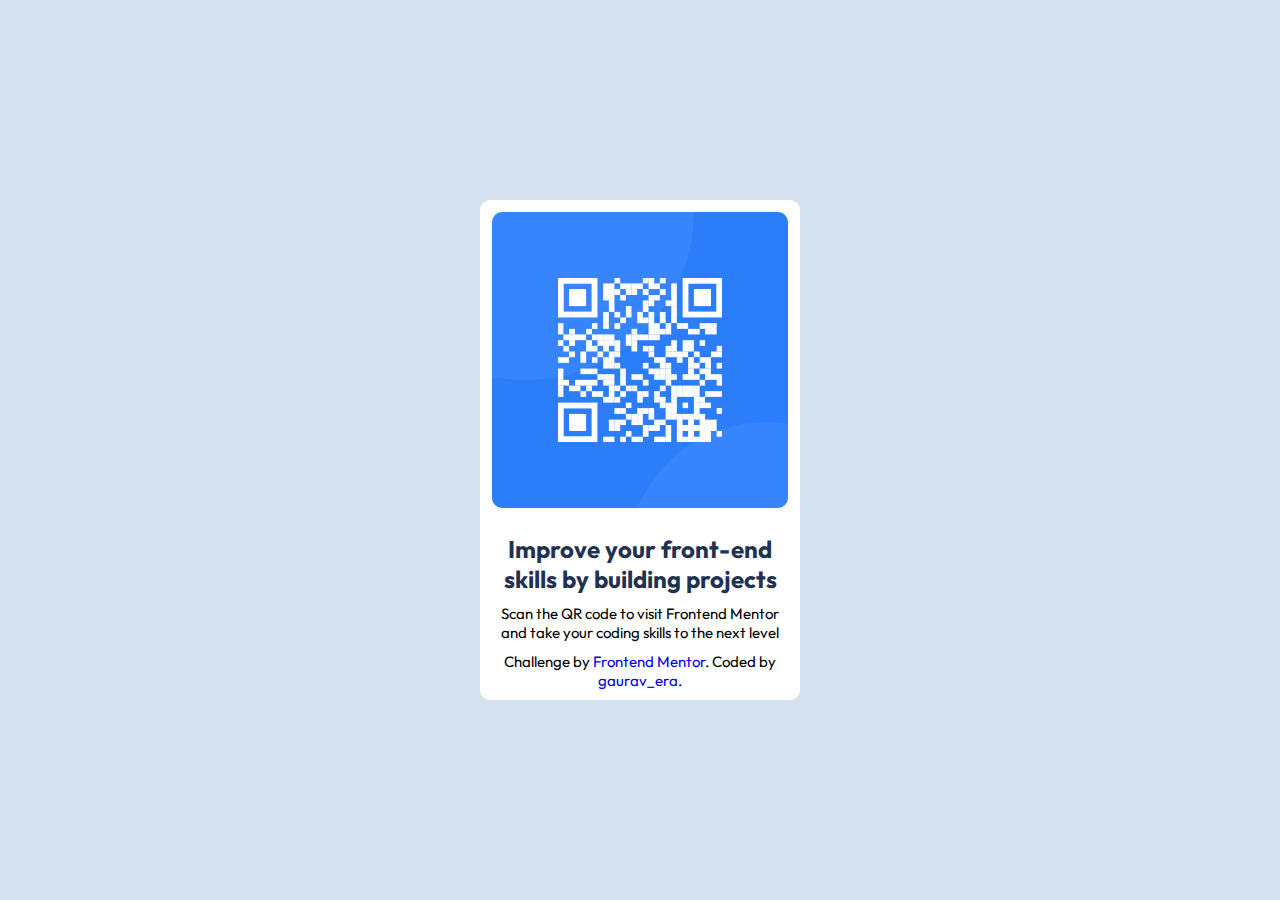
<file: index.html>
<!DOCTYPE html>
<html lang="en">
<head>
  <meta charset="UTF-8">
  <meta name="viewport" content="width=device-width, initial-scale=1.0"> <!-- displays site properly based on user's device -->

  <link rel="icon" type="image/png" sizes="32x32" href="./images/favicon-32x32.png">
  <link rel="stylesheet" href="style.css">
  <link rel="preconnect" href="https://fonts.googleapis.com">
  <link rel="preconnect" href="https://fonts.gstatic.com" crossorigin>
  <link href="https://fonts.googleapis.com/css2?family=Outfit:wght@100..900&family=Poppins:ital,wght@0,100;0,200;0,300;0,400;0,500;0,600;0,700;0,800;0,900;1,100;1,200;1,300;1,400;1,500;1,600;1,700;1,800;1,900&display=swap" rel="stylesheet">
  
  <title>Frontend Mentor | QR code component</title>

  <!-- Feel free to remove these styles or customise in your own stylesheet 👍 -->
</head>
<body>
  <div class="container">
    <div class="card-cont">
      <div class="image-cont">
        <img class="image" src="images/image-qr-code.png" alt="">
      </div>
      <h1>Improve your front-end skills by building projects</h1>
      <p class="text">
      Scan the QR code to visit Frontend Mentor and take your coding skills to the next level
      </p>
      <div class="attribution">
        Challenge by <a href="https://www.frontendmentor.io?ref=challenge" target="_blank" class="tag-1">Frontend Mentor</a>. 
        Coded by <a href="https://leetcode.com/u/gaurav_era/" class="tag-1">gaurav_era</a>.
      </div>
    </div>
  </div>
</body>
</html>
</file>
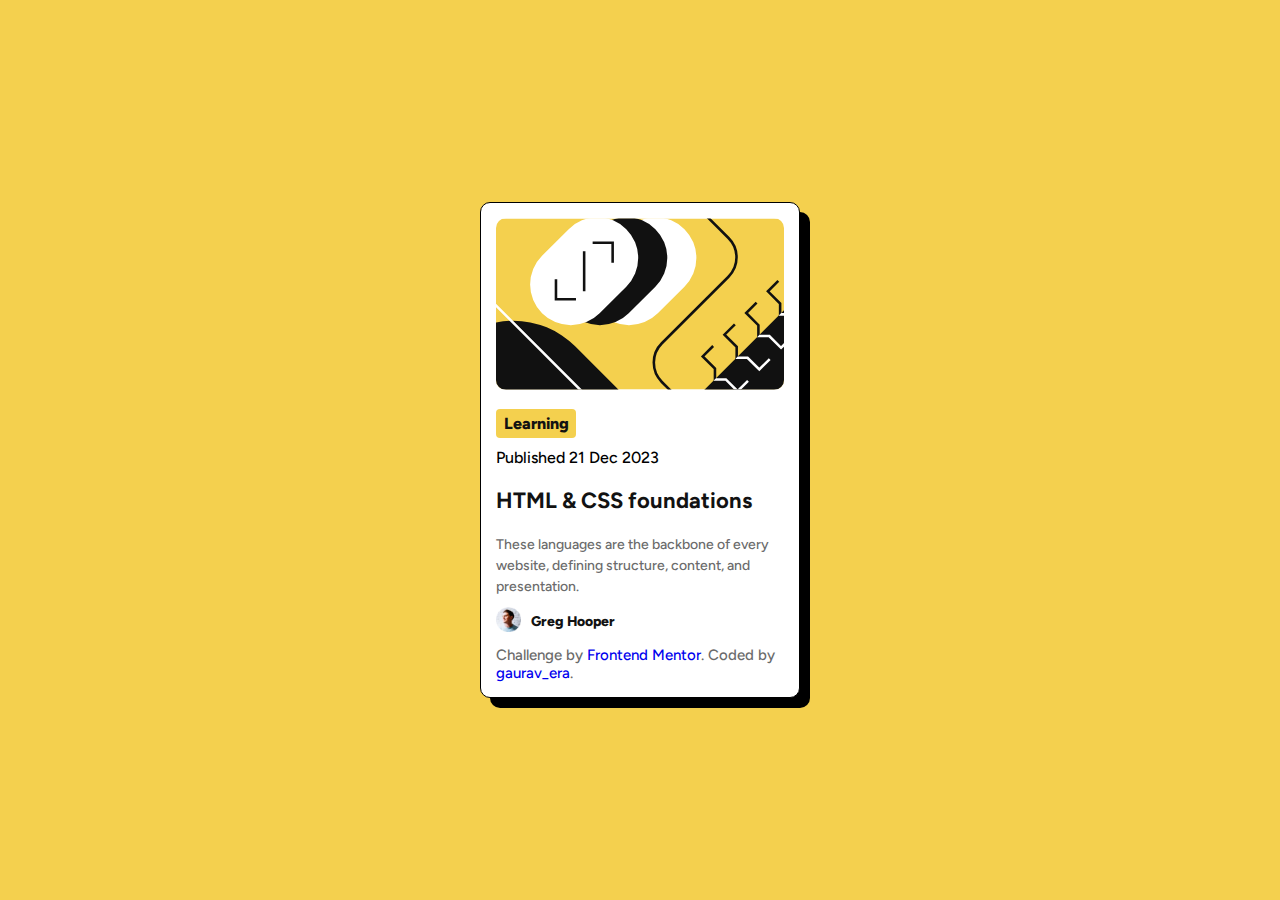
<file: blog-card/index.html>
<!DOCTYPE html>
<html lang="en">
<head>
  <meta charset="UTF-8">
  <meta name="viewport" content="width=device-width, initial-scale=1.0"> <!-- displays site properly based on user's device -->
  <link rel="preconnect" href="https://fonts.googleapis.com">
<link rel="preconnect" href="https://fonts.gstatic.com" crossorigin>
<link href="https://fonts.googleapis.com/css2?family=Figtree:ital,wght@0,300..900;1,300..900&family=Outfit:wght@100..900&family=Poppins:ital,wght@0,100;0,200;0,300;0,400;0,500;0,600;0,700;0,800;0,900;1,100;1,200;1,300;1,400;1,500;1,600;1,700;1,800;1,900&display=swap" rel="stylesheet">

  <link rel="icon" type="image/png" sizes="32x32" href="./assets/images/favicon-32x32.png">
  <link rel="stylesheet" href="style.css">
  
  <title>Frontend Mentor | Blog preview card</title>

  <!-- Feel free to remove these styles or customise in your own stylesheet 👍 -->
</head>
<body>
  <div class="container">
    <div class="card">
      <div class="image-cont">
        <img src="assets/images/illustration-article.svg" class="main-img" alt="">
      </div>
      <div class="highlighted">Learning</div>
      <div class="info"> Published 21 Dec 2023</div>
      <h1 class="heading">HTML & CSS foundations</h1>
      <div class="para">These languages are the backbone of every website, defining structure, content, and presentation.</div>
      <div class="author-info">
        <div class="img2-cont">
          <img src="assets/images/image-avatar.webp" class="auth-img">
        </div>
         <span class="name">Greg Hooper</span>
      </div>
      <div class="attribution">
        Challenge by <a href="https://www.frontendmentor.io?ref=challenge" target="_blank" class="tag">Frontend Mentor</a>. 
        Coded by <a href="#" class="tag">gaurav_era</a>.
      </div>
    </div>
  </div>
</body>
</html>
</file>
<file: style.css>
*{
    margin: 0px;
    padding: 0px;
    box-sizing: border-box;
}

.container{
    max-width: 1440px;
    min-width: 375px;
    margin: 0px auto;
    height: 100vh;
    background-color:hsl(212, 45%, 89%);
    display: flex;
    justify-content: center;
    align-items: center;
    font-family: "Outfit", sans-serif;
    
}
.card-cont{
    width: 320px;
    margin: auto auto;
    display: flex;
    flex-direction: column;
    justify-content:center;
    align-items: center;
    gap: 10px;
    background-color: #ffffff;
    border-radius: 10px;

}
.image-cont{
    padding: 12px;
}
.image{
    width: 100%;
    max-width: 300px;
    border-radius: 10px;
}

h1 , .text , .attribution {
    padding-right: 15px;
    padding-left: 15px;
    text-align: center;
}
h1{
    font-size: 24px;
    color: hsl(218, 44%, 22%);
}

.text{
    font-size: 15px;
}
.attribution{
    font-size: 15px;
    padding-bottom: 10px;

}
.tag-1{
    text-decoration: none;
}
</file>
<file: blog-card/style.css>
*{
    margin :0px;
    padding:0px;
    box-sizing: border-box;
    font-family: 'Figtree' , sans-serif;
}
.container{
    background-color: hsl(47, 88%, 63%);
    height:100vh;
    max-width: 1440px;
    min-width: 375px;
    margin: 0 auto;
    display: flex;
    justify-content: center;
    align-items: center;

}
.card{
    background-color:hsl(0, 0%, 100%) ;
    max-width : 320px;
    border-radius: 10px;
    border: 1px solid black;
    box-shadow: 10px 10px 0px black;
}
.image-cont{
    max-width: 320px;
    padding: 15px;
    object-fit: cover;
}
.main-img{
    width: 100%;
    border-radius: 10px;
}
.highlighted{
    background-color:hsl(47, 88%, 63%) ;
    display:flex;
    margin-left: 15px;
    width: 80px;
    color: hsl(0, 0%, 7%);
    border-radius: 4px;
    padding: 5px;
    justify-content: center;
    align-items: center;
    font-weight: 800;
}

.info{
    margin-left: 15px;
    margin-top: 10px;
    font-weight: 500;
}

.heading{
    padding: 20px 15px;
    font-size: 22px;
    color: hsl(0, 0%, 7%);
}
.para{
    font-size: 14px;
    margin-left: 15px;
    margin-right: 10px;
    font-weight: 500;
    line-height: 1.5;
    color: hsl(0, 0%, 42%);
}
.author-info{
    display: flex;
    margin-left: 15px;
    max-width: 200px;
    gap: 10px;
    padding: 10px 0px ;
    align-items: center;
}
.img2-cont{
    max-width: 25px;
    object-fit: cover;
}
.auth-img{
    max-width: 25px;
    width: 100%;
}
.name{
    color: hsl(0, 0%, 7%);
    font-size: 14px;
    font-weight: 800;
}

.attribution{
    margin-left: 15px;
    padding-bottom: 15px;
    font-weight: 500;
    font-size: 15px;
    color: hsl(0, 0%, 42%);
}

.tag{
    text-decoration: none;
}
</file>
